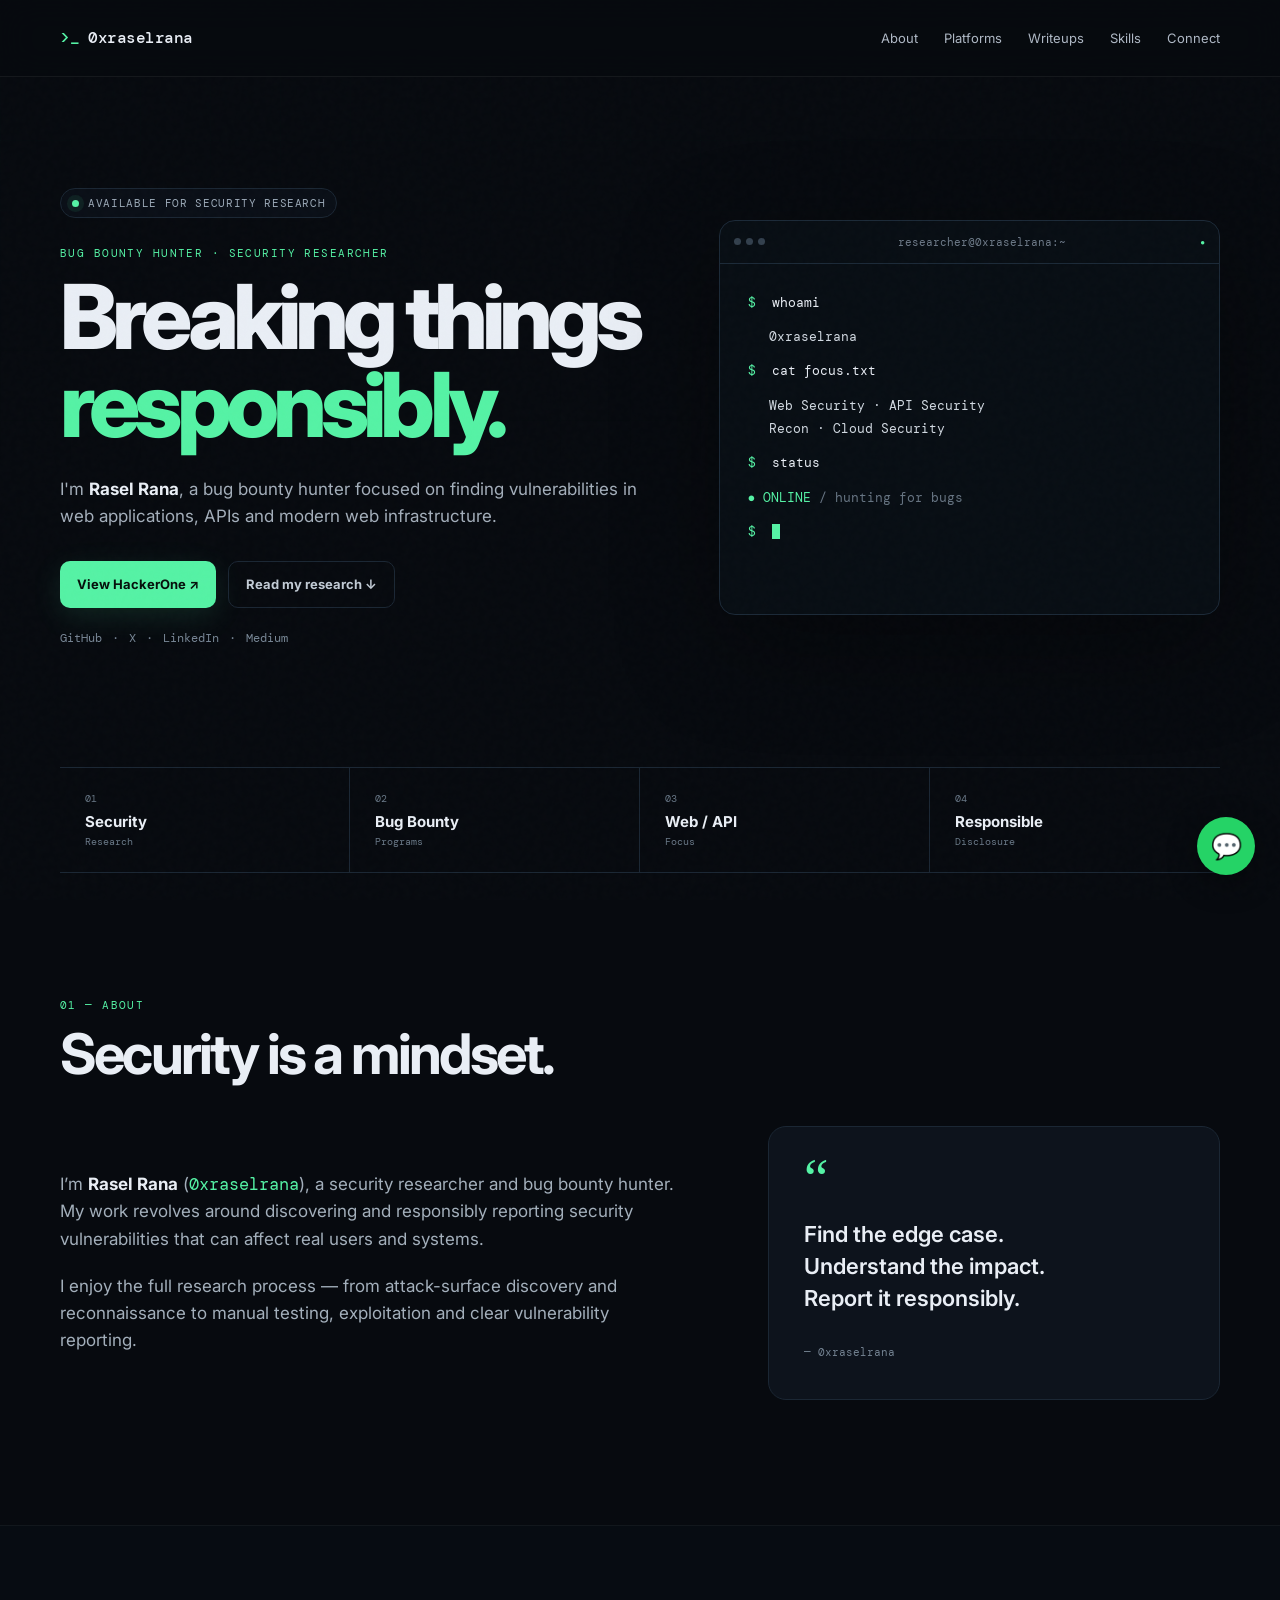
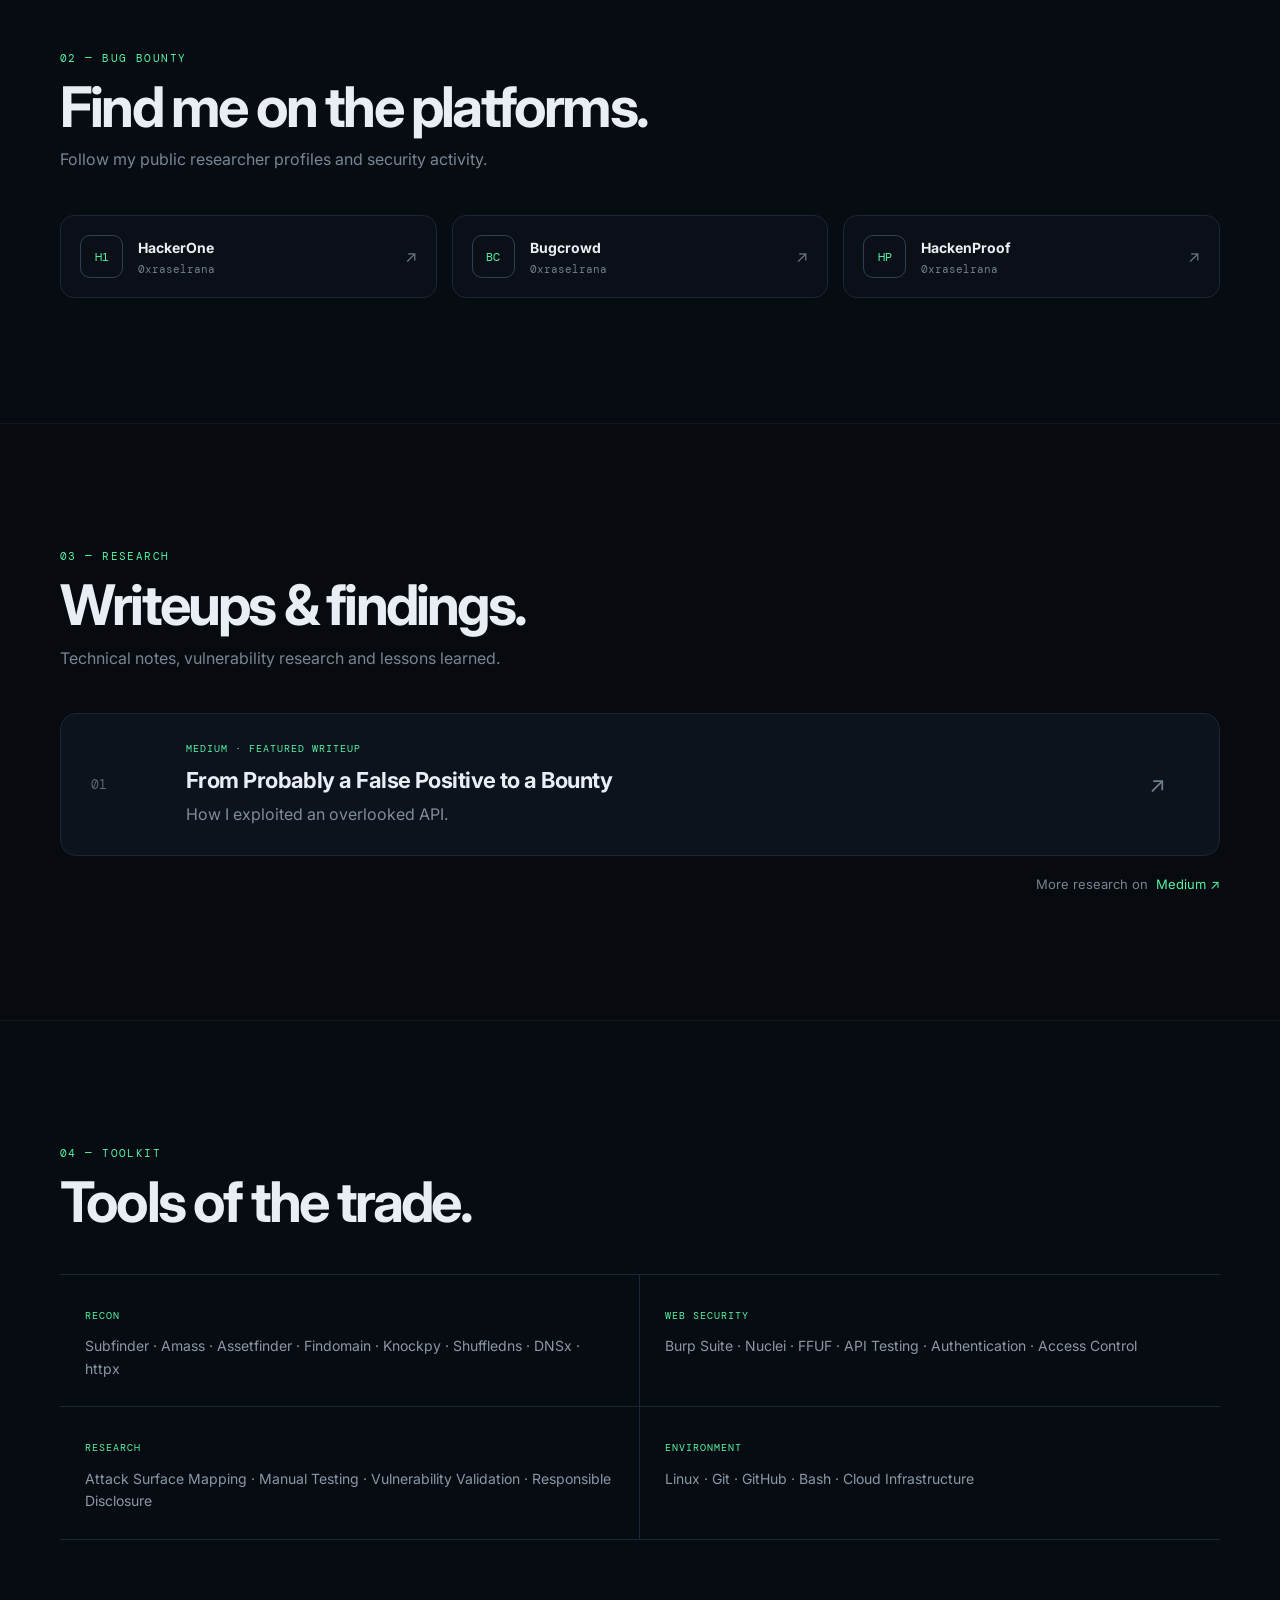
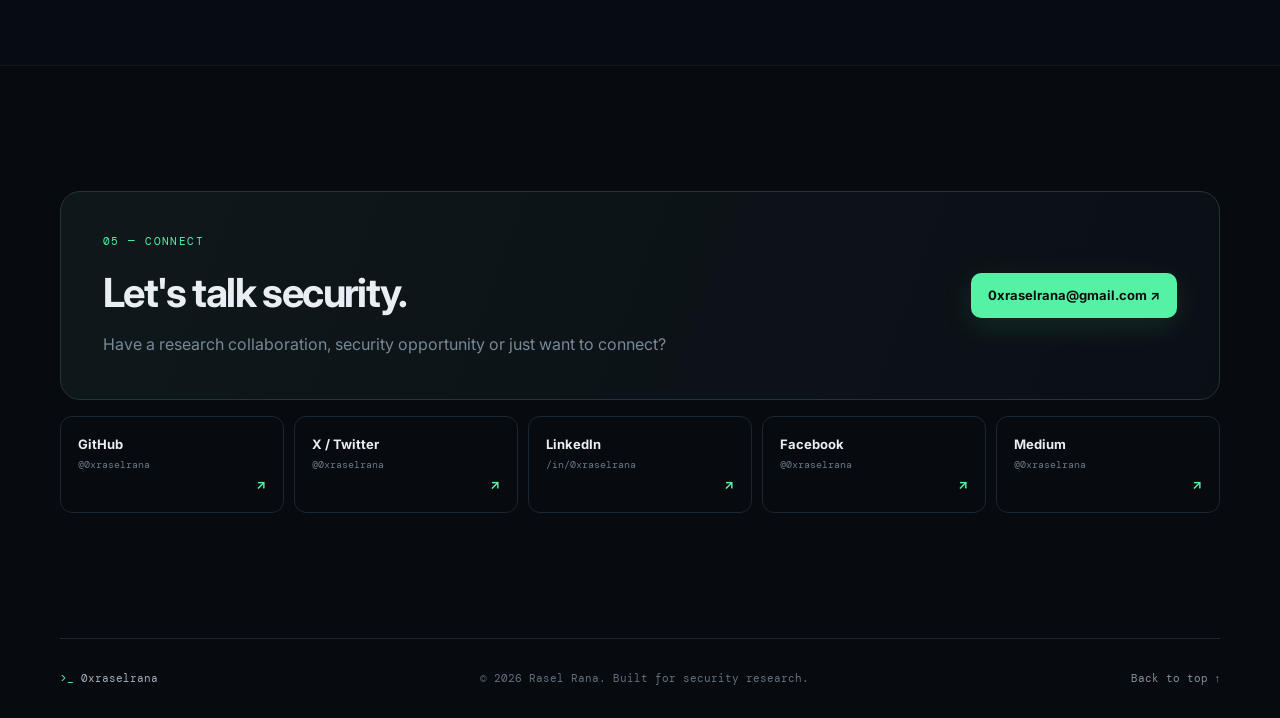
<file: index.html>
<!DOCTYPE html>
<html lang="en">
<head>
  <meta charset="UTF-8">
  <meta name="viewport" content="width=device-width, initial-scale=1.0">
  <meta name="description" content="0xraselrana — Bug Bounty Hunter, Security Researcher and Web Application Security enthusiast.">
  <meta name="theme-color" content="#070a0f">
  <title>👑 0xraselrana (MD RASEL RANA) — Security Researcher</title>
  <link rel="stylesheet" href="style.css">
</head>
<body>
  <div class="noise"></div>
  <div class="grid-bg"></div>

  <header class="nav-wrap">
    <nav class="nav container">
      <a class="brand" href="#home" aria-label="0xraselrana home">
        <span class="brand-mark">&gt;_</span><span>0xraselrana</span>
      </a>
      <button class="menu-btn" id="menuBtn" aria-label="Toggle menu" aria-expanded="false">☰</button>
      <div class="nav-links" id="navLinks">
        <a href="#about">About</a>
        <a href="#platforms">Platforms</a>
        <a href="#writeups">Writeups</a>
        <a href="#skills">Skills</a>
        <a href="#connect">Connect</a>
      </div>
    </nav>
  </header>

  <main>
    <section class="hero container" id="home">
      <div class="hero-copy reveal">
        <div class="status"><span class="pulse"></span> AVAILABLE FOR SECURITY RESEARCH</div>
        <p class="eyebrow">BUG BOUNTY HUNTER · SECURITY RESEARCHER</p>
        <h1>Breaking things<br><span class="accent">responsibly.</span></h1>
        <p class="hero-text">
          I'm <strong>Rasel Rana</strong>, a bug bounty hunter focused on finding
          vulnerabilities in web applications, APIs and modern web infrastructure.
        </p>
        <div class="hero-actions">
          <a class="btn primary" href="https://hackerone.com/0xraselrana" target="_blank" rel="noopener noreferrer">View HackerOne ↗</a>
          <a class="btn ghost" href="#writeups">Read my research ↓</a>
        </div>
        <div class="mini-links">
          <a href="https://github.com/0xraselrana" target="_blank" rel="noopener noreferrer">GitHub</a>
          <span>·</span>
          <a href="https://x.com/0xraselrana" target="_blank" rel="noopener noreferrer">X</a>
          <span>·</span>
          <a href="https://www.linkedin.com/in/0xraselrana/" target="_blank" rel="noopener noreferrer">LinkedIn</a>
          <span>·</span>
          <a href="https://medium.com/@0xraselrana" target="_blank" rel="noopener noreferrer">Medium</a>
        </div>
      </div>

      <div class="terminal-card reveal">
        <div class="terminal-top">
          <div class="dots"><i></i><i></i><i></i></div>
          <span>researcher@0xraselrana:~</span>
          <span class="terminal-lock">●</span>
        </div>
        <div class="terminal-body">
          <p><span class="prompt">$</span> whoami</p>
          <p class="terminal-value">0xraselrana</p>
          <p><span class="prompt">$</span> cat focus.txt</p>
          <p class="terminal-value">Web Security · API Security<br>Recon · Cloud Security</p>
          <p><span class="prompt">$</span> status</p>
          <p><span class="ok">● ONLINE</span> <span class="muted">/ hunting for bugs</span></p>
          <p><span class="prompt">$</span> <span class="cursor"></span></p>
        </div>
      </div>
    </section>

    <section class="stats container reveal" aria-label="Profile highlights">
      <div><span>01</span><strong>Security</strong><small>Research</small></div>
      <div><span>02</span><strong>Bug Bounty</strong><small>Programs</small></div>
      <div><span>03</span><strong>Web / API</strong><small>Focus</small></div>
      <div><span>04</span><strong>Responsible</strong><small>Disclosure</small></div>
    </section>

    <section class="section container" id="about">
      <div class="section-head reveal">
        <p class="eyebrow">01 — ABOUT</p>
        <h2>Security is a mindset.</h2>
      </div>
      <div class="about-grid">
        <div class="about-copy reveal">
          <p>
            I’m <strong>Rasel Rana</strong> (<code>0xraselrana</code>), a security researcher
            and bug bounty hunter. My work revolves around discovering and responsibly
            reporting security vulnerabilities that can affect real users and systems.
          </p>
          <p>
            I enjoy the full research process — from attack-surface discovery and
            reconnaissance to manual testing, exploitation and clear vulnerability
            reporting.
          </p>
        </div>
        <div class="quote-card reveal">
          <span class="quote-mark">“</span>
          <p>Find the edge case.<br>Understand the impact.<br>Report it responsibly.</p>
          <span class="quote-author">— 0xraselrana</span>
        </div>
      </div>
    </section>

    <section class="section section-dark" id="platforms">
      <div class="container">
        <div class="section-head reveal">
          <p class="eyebrow">02 — BUG BOUNTY</p>
          <h2>Find me on the platforms.</h2>
          <p class="section-sub">Follow my public researcher profiles and security activity.</p>
        </div>
        <div class="platform-grid">
          <a class="platform-card reveal" href="https://hackerone.com/0xraselrana" target="_blank" rel="noopener noreferrer">
            <div class="card-icon">H1</div><div><h3>HackerOne</h3><p>0xraselrana</p></div><span>↗</span>
          </a>
          <a class="platform-card reveal" href="https://bugcrowd.com/h/0xraselrana" target="_blank" rel="noopener noreferrer">
            <div class="card-icon">BC</div><div><h3>Bugcrowd</h3><p>0xraselrana</p></div><span>↗</span>
          </a>
          <a class="platform-card reveal" href="https://hackenproof.com/hackers/0xraselrana" target="_blank" rel="noopener noreferrer">
            <div class="card-icon">HP</div><div><h3>HackenProof</h3><p>0xraselrana</p></div><span>↗</span>
          </a>
        </div>
      </div>
    </section>

    <section class="section container" id="writeups">
      <div class="section-head reveal">
        <p class="eyebrow">03 — RESEARCH</p>
        <h2>Writeups & findings.</h2>
        <p class="section-sub">Technical notes, vulnerability research and lessons learned.</p>
      </div>
      <a class="writeup-card reveal" href="https://medium.com/@0xraselrana/from-probably-a-false-positive-to-a-bounty-how-i-exploited-an-overlooked-api-c35ea37105e9" target="_blank" rel="noopener noreferrer">
        <div class="writeup-number">01</div>
        <div class="writeup-main">
          <p class="tag">MEDIUM · FEATURED WRITEUP</p>
          <h3>From Probably a False Positive to a Bounty</h3>
          <p>How I exploited an overlooked API.</p>
        </div>
        <span class="writeup-arrow">↗</span>
      </a>
      <div class="more-research reveal">
        <span>More research on</span>
        <a href="https://medium.com/@0xraselrana" target="_blank" rel="noopener noreferrer">Medium ↗</a>
      </div>
    </section>

    <section class="section section-dark" id="skills">
      <div class="container">
        <div class="section-head reveal">
          <p class="eyebrow">04 — TOOLKIT</p>
          <h2>Tools of the trade.</h2>
        </div>
        <div class="skills-grid reveal">
          <div class="skill-group"><span>RECON</span><p>Subfinder · Amass · Assetfinder · Findomain · Knockpy · Shuffledns · DNSx · httpx</p></div>
          <div class="skill-group"><span>WEB SECURITY</span><p>Burp Suite · Nuclei · FFUF · API Testing · Authentication · Access Control</p></div>
          <div class="skill-group"><span>RESEARCH</span><p>Attack Surface Mapping · Manual Testing · Vulnerability Validation · Responsible Disclosure</p></div>
          <div class="skill-group"><span>ENVIRONMENT</span><p>Linux · Git · GitHub · Bash · Cloud Infrastructure</p></div>
        </div>
      </div>
    </section>

    <section class="section container" id="connect">
      <div class="connect-box reveal">
        <div>
          <p class="eyebrow">05 — CONNECT</p>
          <h2>Let's talk security.</h2>
          <p>Have a research collaboration, security opportunity or just want to connect?</p>
        </div>
        <a class="btn primary" href="mailto:0xraselrana@gmail.com">0xraselrana@gmail.com ↗</a>
      </div>

      <div class="social-grid reveal">
        <a href="https://github.com/0xraselrana" target="_blank" rel="noopener noreferrer"><span>GitHub</span><small>@0xraselrana</small><b>↗</b></a>
        <a href="https://x.com/0xraselrana" target="_blank" rel="noopener noreferrer"><span>X / Twitter</span><small>@0xraselrana</small><b>↗</b></a>
        <a href="https://www.linkedin.com/in/0xraselrana/" target="_blank" rel="noopener noreferrer"><span>LinkedIn</span><small>/in/0xraselrana</small><b>↗</b></a>
        <a href="https://facebook.com/0xraselrana" target="_blank" rel="noopener noreferrer"><span>Facebook</span><small>@0xraselrana</small><b>↗</b></a>
        <a href="https://medium.com/@0xraselrana" target="_blank" rel="noopener noreferrer"><span>Medium</span><small>@0xraselrana</small><b>↗</b></a>
      </div>
    </section>
  </main>
     <a
  href="https://wa.me/8801953662398"
  target="_blank"
  rel="noopener noreferrer"
  class="whatsapp-float"
  aria-label="Chat with me on WhatsApp"
>
  <span>💬</span>
</a>
  <footer class="footer container">
    <div><span class="brand-mark">&gt;_</span> 0xraselrana</div>
    <p>© <span id="year"></span> Rasel Rana. Built for security research.</p>
    <a href="#home">Back to top ↑</a>
  </footer>

  <script src="script.js"></script>
</body>
</html>
</file>
<file: style.css>
@import url('https://fonts.googleapis.com/css2?family=DM+Mono:wght@400;500&family=Inter:wght@400;500;600;700;800&display=swap');

:root{
  --bg:#070a0f;--bg2:#0b1017;--panel:#0d131c;--line:#1b2734;
  --text:#e9eef5;--muted:#82909f;--accent:#55f2a5;--accent2:#36d98b;
  --max:1160px;--radius:18px;
}
*{box-sizing:border-box;margin:0;padding:0}
html{scroll-behavior:smooth}
body{background:var(--bg);color:var(--text);font-family:Inter,system-ui,sans-serif;line-height:1.6;overflow-x:hidden}
a{color:inherit;text-decoration:none}
.container{width:min(calc(100% - 40px),var(--max));margin-inline:auto}
.noise{position:fixed;inset:0;pointer-events:none;opacity:.025;z-index:10;background-image:url("data:image/svg+xml,%3Csvg viewBox='0 0 180 180' xmlns='http://www.w3.org/2000/svg'%3E%3Cfilter id='n'%3E%3CfeTurbulence type='fractalNoise' baseFrequency='.8' numOctaves='4' stitchTiles='stitch'/%3E%3C/filter%3E%3Crect width='100%25' height='100%25' filter='url(%23n)' opacity='.7'/%3E%3C/svg%3E")}
.grid-bg{position:fixed;inset:0;pointer-events:none;opacity:.28;background-image:linear-gradient(rgba(85,242,165,.045) 1px,transparent 1px),linear-gradient(90deg,rgba(85,242,165,.045) 1px,transparent 1px);background-size:70px 70px;mask-image:linear-gradient(to bottom,#000,transparent 75%);z-index:-1}
.nav-wrap{position:sticky;top:0;z-index:20;background:rgba(7,10,15,.82);backdrop-filter:blur(16px);border-bottom:1px solid rgba(255,255,255,.06)}
.nav{height:76px;display:flex;align-items:center;gap:28px}
.brand{font-family:"DM Mono",monospace;font-weight:500;display:flex;align-items:center;gap:9px;letter-spacing:-.03em}
.brand-mark{color:var(--accent)}
.nav-links{display:flex;gap:26px;margin-left:auto;font-size:13px;color:#aeb8c4}
.nav-links a:hover,.mini-links a:hover,.footer a:hover{color:var(--accent)}
.nav-cta{border:1px solid var(--line);padding:9px 15px;border-radius:9px;font-size:13px}
.nav-cta:hover{border-color:var(--accent);color:var(--accent)}
.menu-btn{display:none;background:none;border:0;color:var(--text);font-size:22px}
.hero{min-height:690px;display:grid;grid-template-columns:1.08fr .92fr;align-items:center;gap:70px;padding-top:70px;padding-bottom:80px}
.status{display:inline-flex;align-items:center;gap:9px;color:#9caab8;border:1px solid var(--line);background:rgba(13,19,28,.65);padding:7px 11px;border-radius:999px;font:11px "DM Mono",monospace;letter-spacing:.06em;margin-bottom:28px}
.pulse{width:7px;height:7px;border-radius:50%;background:var(--accent);box-shadow:0 0 0 5px rgba(85,242,165,.08);animation:pulse 2s infinite}
@keyframes pulse{50%{box-shadow:0 0 0 8px rgba(85,242,165,0)}}
.eyebrow{font:11px "DM Mono",monospace;color:var(--accent);letter-spacing:.13em;margin-bottom:13px}
h1{font-size:clamp(50px,7vw,92px);line-height:.98;letter-spacing:-.065em;font-weight:800}
.accent{color:var(--accent)}
.hero-text{max-width:600px;color:#a4afbb;font-size:17px;margin-top:27px}
.hero-text strong{color:var(--text)}
.hero-actions{display:flex;gap:12px;margin-top:31px;flex-wrap:wrap}
.btn{display:inline-flex;align-items:center;justify-content:center;border-radius:10px;padding:12px 17px;font-size:13px;font-weight:700;transition:.2s ease}
.btn.primary{background:var(--accent);color:#06100b;box-shadow:0 8px 30px rgba(85,242,165,.12)}
.btn.primary:hover{transform:translateY(-2px);background:#7af8bb}
.btn.ghost{border:1px solid var(--line);color:#c2cbd5}
.btn.ghost:hover{border-color:#445466;transform:translateY(-2px)}
.mini-links{display:flex;gap:10px;margin-top:22px;color:#788796;font:12px "DM Mono",monospace}
.terminal-card{border:1px solid #1c2a38;background:rgba(10,15,22,.88);border-radius:16px;overflow:hidden;box-shadow:0 30px 100px rgba(0,0,0,.35);transform:rotate(1deg)}
.terminal-top{height:43px;border-bottom:1px solid #1c2a38;display:flex;align-items:center;padding:0 14px;gap:11px;color:#6e7b89;font:11px "DM Mono",monospace}
.dots{display:flex;gap:5px}.dots i{width:7px;height:7px;border-radius:50%;background:#33404d}.terminal-top>span:nth-child(2){flex:1;text-align:center}.terminal-lock{color:var(--accent);font-size:8px}
.terminal-body{padding:27px 28px 34px;font:13px/1.8 "DM Mono",monospace;min-height:350px}
.terminal-body p{margin-bottom:11px}.prompt{color:var(--accent);margin-right:8px}.terminal-value{color:#d1d9e1;padding-left:21px}.ok{color:var(--accent)}.muted{color:#667482}
.cursor{display:inline-block;width:8px;height:15px;background:var(--accent);vertical-align:-3px;animation:blink 1s steps(2) infinite}
@keyframes blink{50%{opacity:0}}
.stats{display:grid;grid-template-columns:repeat(4,1fr);border-top:1px solid var(--line);border-bottom:1px solid var(--line);padding:0}
.stats>div{padding:24px 25px;border-right:1px solid var(--line)}.stats>div:last-child{border:0}
.stats span,.stats small{display:block;color:#697887;font:10px "DM Mono",monospace}.stats strong{display:block;margin:5px 0 1px;font-size:15px}
.section{padding:125px 0}.section-dark{background:rgba(9,14,20,.72);border-block:1px solid rgba(255,255,255,.045)}
.section-head{margin-bottom:42px}.section-head h2{font-size:clamp(34px,5vw,56px);letter-spacing:-.05em;line-height:1.05}.section-sub{color:#778694;margin-top:11px}
.about-grid{display:grid;grid-template-columns:1fr .72fr;gap:80px;align-items:center}
.about-copy{color:#a3afbb;font-size:17px;max-width:690px}.about-copy p+p{margin-top:20px}.about-copy strong{color:var(--text)}code{font-family:"DM Mono";color:var(--accent)}
.quote-card{border:1px solid var(--line);background:var(--panel);border-radius:var(--radius);padding:35px}.quote-mark{font:55px Georgia;color:var(--accent);line-height:.6}.quote-card p{font-size:22px;font-weight:600;line-height:1.45;margin:15px 0 23px}.quote-author{font:11px "DM Mono";color:#738291}
.platform-grid{display:grid;grid-template-columns:repeat(3,1fr);gap:15px}
.platform-card{display:flex;align-items:center;gap:15px;border:1px solid var(--line);background:rgba(13,19,28,.7);padding:19px;border-radius:14px;transition:.25s}.platform-card:hover{border-color:#365443;transform:translateY(-4px);background:#101821}.platform-card>div:nth-child(2){flex:1}.card-icon{width:43px;height:43px;border:1px solid #304050;border-radius:10px;display:grid;place-items:center;font:12px "DM Mono";color:var(--accent)}.platform-card h3{font-size:14px}.platform-card p{font:11px "DM Mono";color:#6f7e8c;margin-top:2px}.platform-card>span{color:#667787}
.writeup-card{display:grid;grid-template-columns:70px 1fr 40px;gap:25px;align-items:center;border:1px solid var(--line);border-radius:16px;padding:28px 30px;background:var(--panel);transition:.25s}.writeup-card:hover{transform:translateX(5px);border-color:#355844}.writeup-number{font:13px "DM Mono";color:#596978}.tag{font:10px "DM Mono";letter-spacing:.1em;color:var(--accent);margin-bottom:8px}.writeup-main h3{font-size:22px;letter-spacing:-.025em}.writeup-main p:last-child{color:#7f8d9a;margin-top:3px}.writeup-arrow{font-size:22px;color:#70808e}.more-research{display:flex;gap:8px;justify-content:flex-end;margin-top:18px;font-size:13px;color:#758391}.more-research a{color:var(--accent)}
.skills-grid{display:grid;grid-template-columns:1fr 1fr;border-top:1px solid var(--line)}.skill-group{padding:26px 25px;border-bottom:1px solid var(--line)}.skill-group:nth-child(odd){border-right:1px solid var(--line)}.skill-group span{font:10px "DM Mono";color:var(--accent);letter-spacing:.1em}.skill-group p{color:#8a98a6;margin-top:9px;font-size:14px}
.connect-box{display:flex;align-items:center;justify-content:space-between;gap:30px;border:1px solid #253438;background:linear-gradient(110deg,rgba(15,25,28,.95),rgba(11,16,23,.95));border-radius:20px;padding:42px}.connect-box h2{font-size:40px;letter-spacing:-.04em}.connect-box>div>p:last-child{color:#788895;margin-top:7px}
.social-grid{display:grid;grid-template-columns:repeat(5,1fr);gap:10px;margin-top:16px}.social-grid a{border:1px solid var(--line);padding:17px;border-radius:12px;display:grid;gap:3px;transition:.2s}.social-grid a:hover{border-color:#355844;transform:translateY(-2px)}.social-grid span{font-size:13px;font-weight:700}.social-grid small{font:10px "DM Mono";color:#687787}.social-grid b{justify-self:end;color:var(--accent);font-size:13px}
.footer{border-top:1px solid var(--line);min-height:80px;display:flex;align-items:center;justify-content:space-between;color:#63717e;font:11px "DM Mono"}.footer div{color:#a4b0bc}.footer p{text-align:center}.footer a{color:#83909c}
.reveal{opacity:0;transform:translateY(18px);transition:opacity .7s ease,transform .7s ease}.reveal.visible{opacity:1;transform:none}

@media(max-width:850px){
  .nav-links,.nav-cta{display:none}.menu-btn{display:block;margin-left:auto}.nav-links.open{position:absolute;display:flex;top:76px;left:0;right:0;background:#090d13;border-bottom:1px solid var(--line);padding:20px;flex-direction:column;gap:16px}
  .hero{grid-template-columns:1fr;padding-top:60px}.terminal-card{transform:none}.stats{grid-template-columns:1fr 1fr}.stats>div:nth-child(2){border-right:0}.stats>div:nth-child(-n+2){border-bottom:1px solid var(--line)}
  .about-grid{grid-template-columns:1fr;gap:35px}.platform-grid{grid-template-columns:1fr}.social-grid{grid-template-columns:1fr 1fr}.connect-box{align-items:flex-start;flex-direction:column}.footer{flex-wrap:wrap;gap:12px;padding:22px 0}
}
@media(max-width:520px){
  .container{width:min(calc(100% - 28px),var(--max))}.hero{min-height:auto;padding:55px 0 65px}.hero-text{font-size:15px}.terminal-body{padding:23px 19px;font-size:12px}.section{padding:85px 0}.writeup-card{grid-template-columns:35px 1fr;padding:22px 18px}.writeup-arrow{display:none}.skills-grid{grid-template-columns:1fr}.skill-group:nth-child(odd){border-right:0}.social-grid{grid-template-columns:1fr}.connect-box{padding:28px}.connect-box h2{font-size:33px}.stats>div{padding:18px 15px}.stats strong{font-size:13px}
}
.whatsapp-float {
    position: fixed;
    right: 25px;
    bottom: 25px;

    width: 58px;
    height: 58px;

    display: flex;
    align-items: center;
    justify-content: center;

    border-radius: 50%;
    background: #25D366;
    color: #fff;

    font-size: 25px;
    text-decoration: none;

    box-shadow: 0 8px 30px rgba(0, 0, 0, 0.35);

    z-index: 9999;

    transition: transform 0.25s ease,
                box-shadow 0.25s ease;
}

.whatsapp-float:hover {
    transform: translateY(-4px) scale(1.05);
    box-shadow: 0 12px 35px rgba(37, 211, 102, 0.35);
}

@media (max-width: 520px) {
    .whatsapp-float {
        right: 15px;
        bottom: 15px;
        width: 54px;
        height: 54px;
        font-size: 23px;
    }
}
</file>
